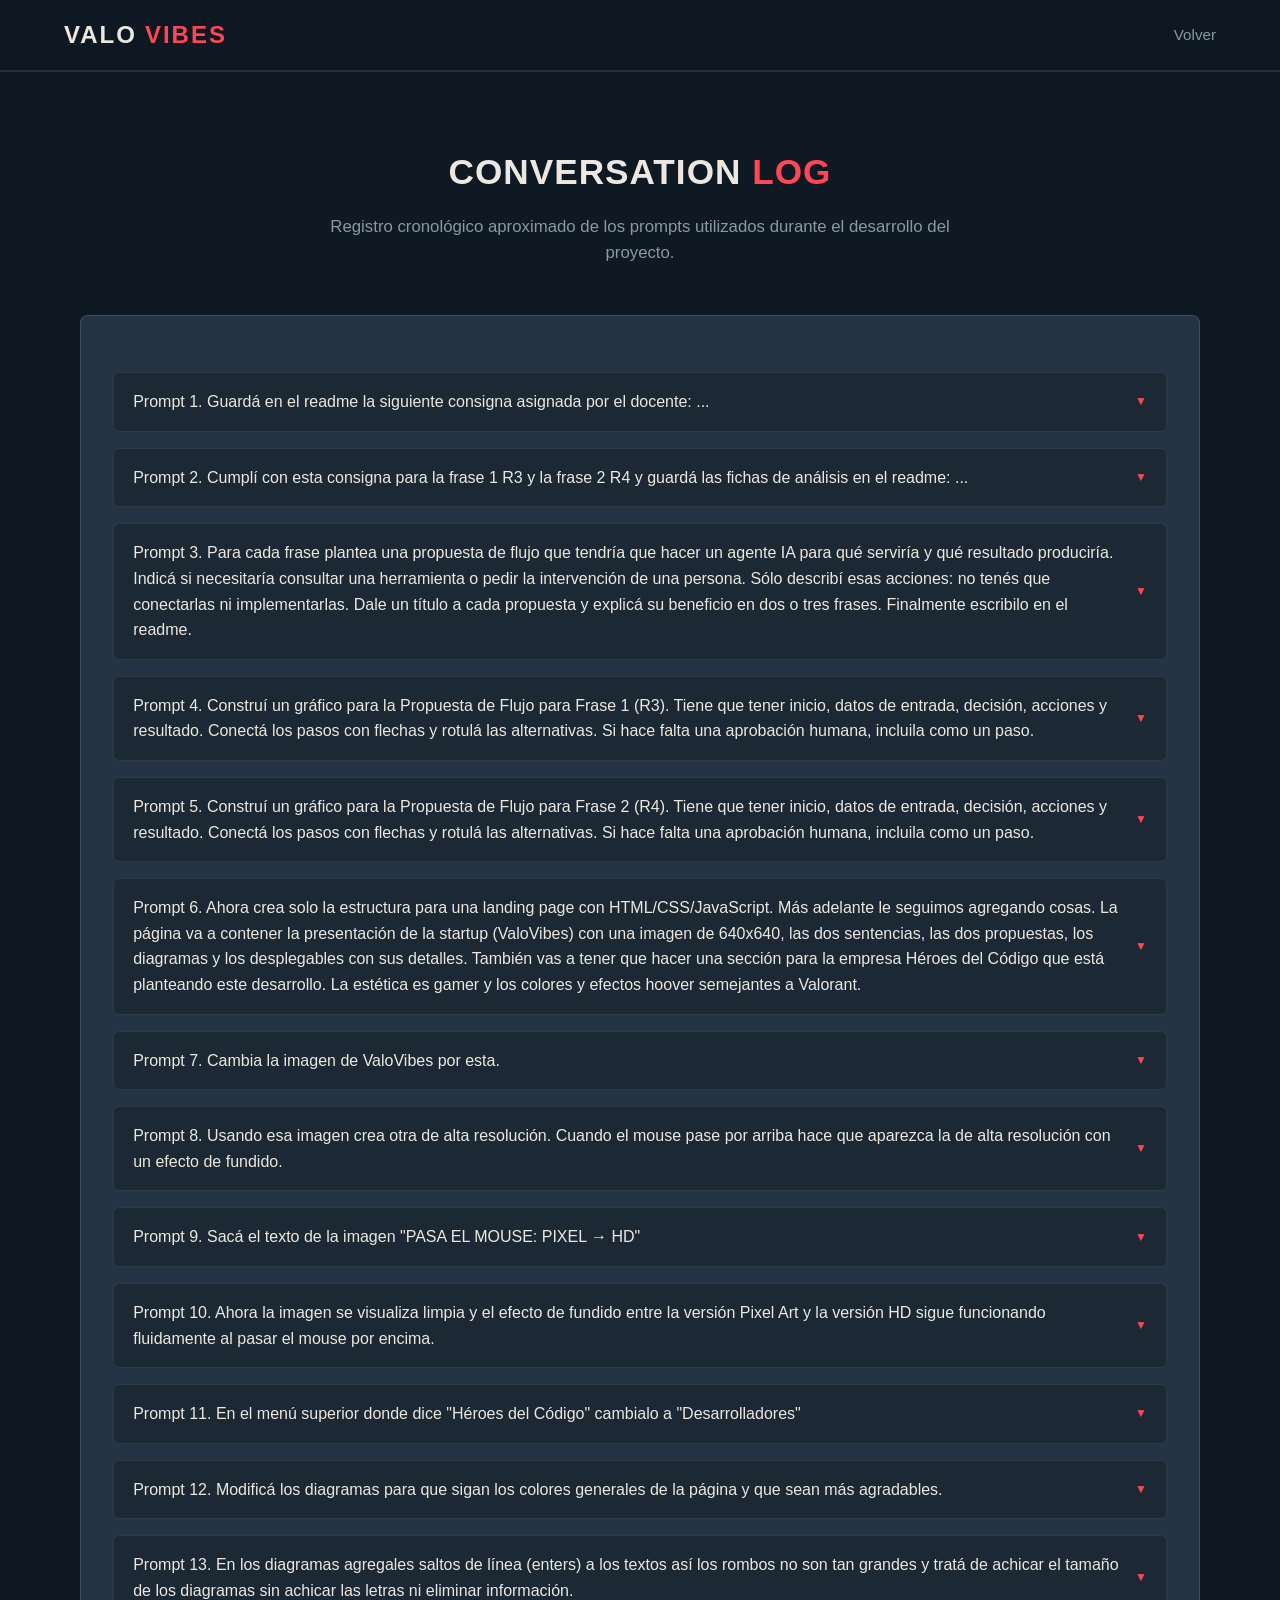
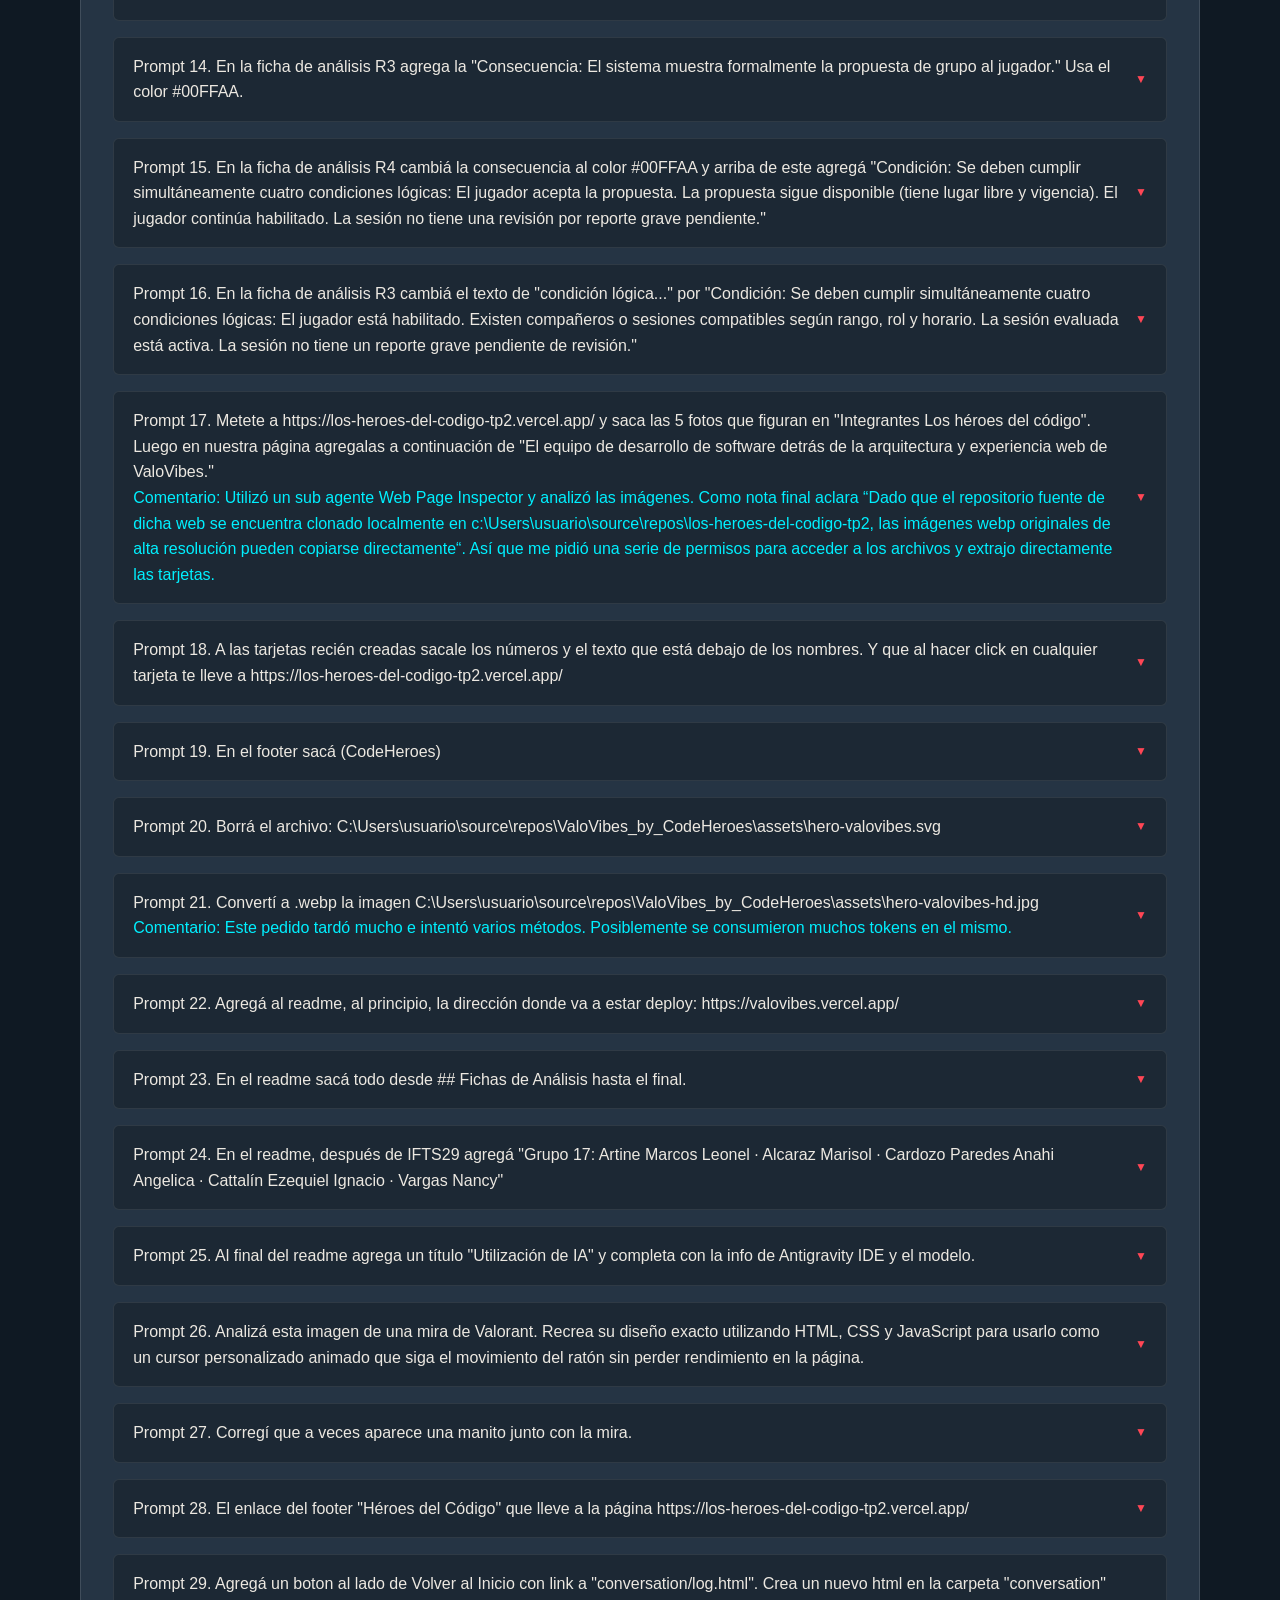
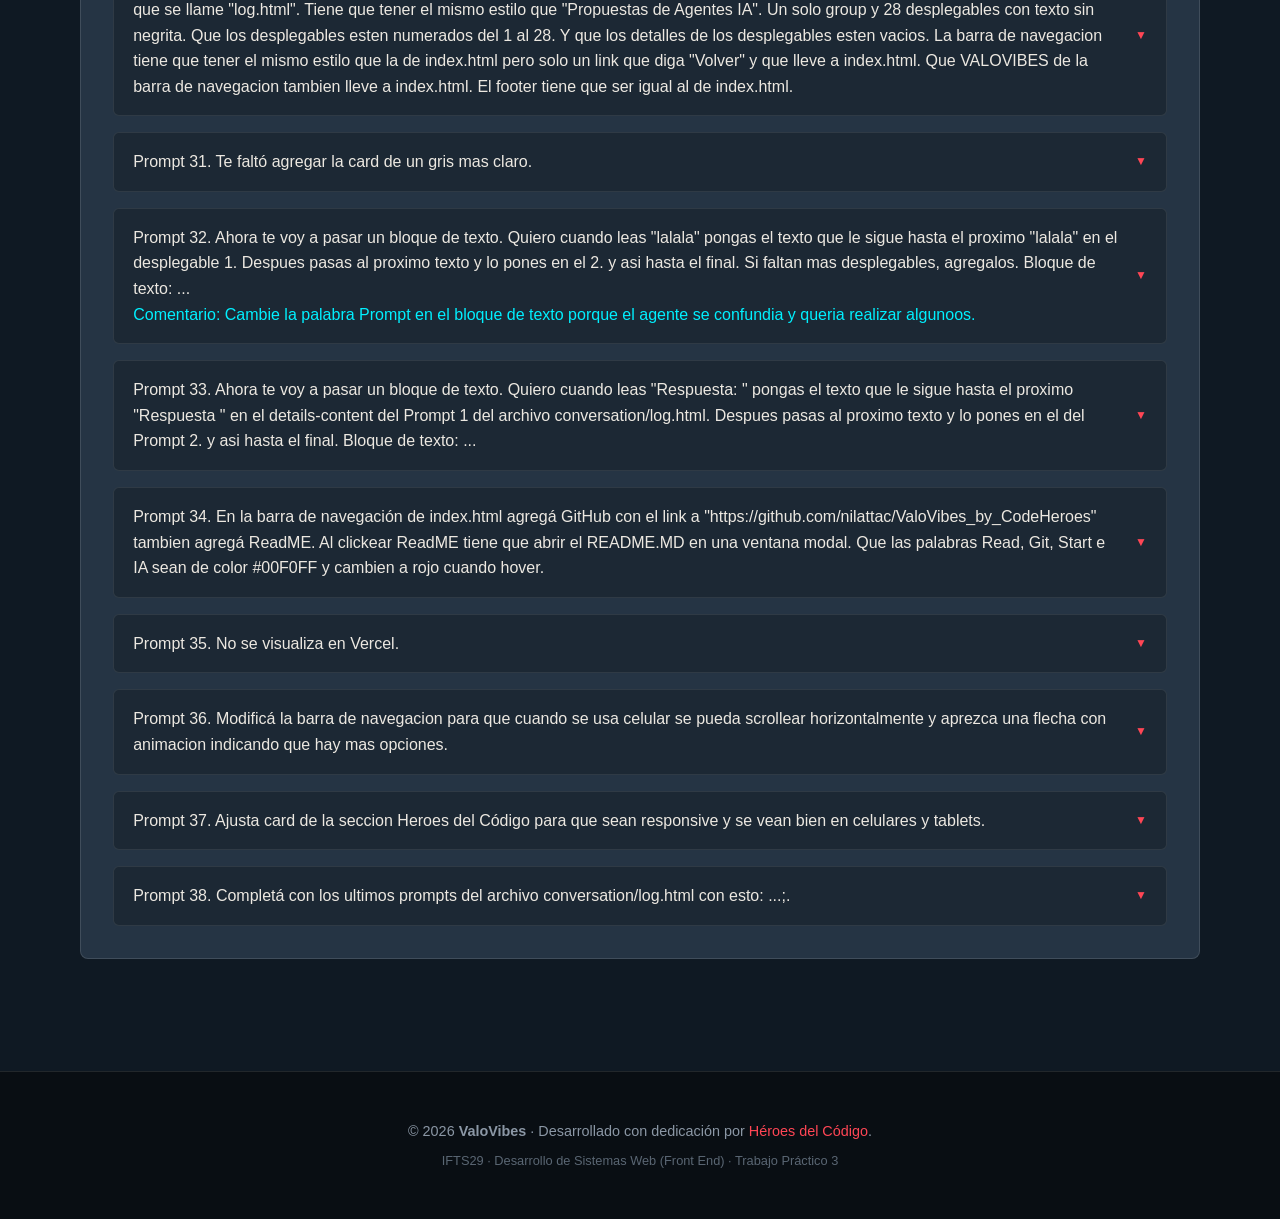
<file: conversation/log.html>
<!DOCTYPE html>
<html lang="es">


<head>
  <meta charset="UTF-8">
  <meta name="viewport" content="width=device-width, initial-scale=1.0">
  <title>ValoVibes · Conversation Log | By Héroes del Código</title>


  <!-- CSS Stylesheet -->
  <link rel="stylesheet" href="../css/styles.css">


</head>


<body>


  <!-- Mira personalizada de Valorant (Custom Crosshair) -->
  <div id="valorant-crosshair" class="valorant-crosshair" aria-hidden="true">
    <div class="crosshair-line crosshair-top"></div>
    <div class="crosshair-line crosshair-right"></div>
    <div class="crosshair-line crosshair-bottom"></div>
    <div class="crosshair-line crosshair-left"></div>
  </div>


  <!-- Encabezado y Navegación -->
  <header class="header">
    <div class="container navbar">
      <a href="../index.html" class="brand">VALO<span>VIBES</span></a>
      <ul class="nav-links">
        <li><a href="../index.html">Volver</a></li>
      </ul>
    </div>
  </header>


  <!-- Conversation Log -->
  <section id="conversation-log" class="section">
    <div class="container">
      <div class="section-header">
        <h2 class="section-title">Conversation <span>Log</span></h2>
        <p class="section-subtitle">Registro cronológico aproximado de los prompts utilizados durante el desarrollo del proyecto.
        </p>
      </div>


      <article class="log-card">
        <div class="details-group">


          <details class="custom-details">
            <summary class="custom-summary prompt">Prompt 1. Guardá en el readme la siguiente consigna asignada por el docente: ...
            </summary>
            <div class="details-content">
              <p><strong>Respuesta:</strong> He guardado la consigna en el archivo README.md.</p>
            </div>
          </details>


          <details class="custom-details">
            <summary class="custom-summary prompt">Prompt 2. Cumplí con esta consigna para la frase 1 R3 y la frase 2 R4 y
              guardá las fichas de análisis en el readme: ...</summary>
            <div class="details-content">
              <p><strong>Respuesta:</strong> He guardado las fichas de análisis de las frases 1 (R3) y 2 (R4) en el
                archivo README.md.</p>
              <p>Para la Frase 1 (R3) de ValoVibes (Bloque: S12-B - Invitaciones) queda desarmado de la siguiente
                manera:</p>
              <p><strong>Ficha de análisis: Frase 1 (R3)</strong></p>
              <p><strong>Sentencia original:</strong> «Si un jugador sigue habilitado y hay compañeros compatibles con
                su rango, rol y horario en una sesión sin revisión por reporte grave pendiente, el sistema le muestra
                una propuesta de grupo.»</p>
              <p><strong>Datos necesarios:</strong></p>
              <ul>
                <li>Estado de habilitación del jugador (si sigue habilitado / sin sanciones activas).</li>
                <li>Filtros de compatibilidad del jugador: rango, rol y horario.</li>
                <li>Listado de sesiones disponibles y activas.</li>
                <li>Estado de revisión de cada sesión (verificar que no tenga un reporte grave pendiente).</li>
              </ul>
              <p><strong>Condición:</strong> Se deben cumplir simultáneamente cuatro condiciones lógicas:</p>
              <ul>
                <li>El jugador está habilitado.</li>
                <li>Existen compañeros o sesiones compatibles según rango, rol y horario.</li>
                <li>La sesión evaluada está activa.</li>
                <li>La sesión no tiene un reporte grave pendiente de revisión.</li>
              </ul>
              <p><strong>Consecuencia:</strong> El sistema muestra formalmente la propuesta de grupo al jugador.</p>
              <hr>
              <p>Para la Frase 2 (R4) de ValoVibes (Bloque: S12-B - Invitaciones) queda desarmado de la siguiente
                manera:</p>
              <p><strong>Ficha de análisis: Frase 2 (R4)</strong></p>
              <p><strong>Sentencia original:</strong> «Si el jugador acepta una propuesta que sigue disponible, continúa
                habilitado y la sesión no tiene una revisión por reporte grave pendiente, el sistema reserva su lugar,
                confirma su incorporación y muestra la información para unirse.»</p>
              <p><strong>Datos necesarios:</strong></p>
              <ul>
                <li>Confirmación de aceptación del jugador sobre la propuesta de grupo.</li>
                <li>Estado de disponibilidad de la propuesta / cupo en la sesión.</li>
                <li>Estado de habilitación actual del jugador (que continúe habilitado / sin sanciones).</li>
                <li>Estado de moderación de la sesión (verificar que no tenga un reporte grave pendiente de revisión).
                </li>
                <li>Datos de acceso de la sesión (código de sala, lobby, canal de voz o enlace para unirse).</li>
              </ul>
              <p><strong>Condición:</strong> Se deben cumplir simultáneamente cuatro condiciones lógicas:</p>
              <ul>
                <li>El jugador acepta la propuesta.</li>
                <li>La propuesta sigue disponible (tiene lugar libre y vigencia).</li>
                <li>El jugador continúa habilitado.</li>
                <li>La sesión no tiene una revisión por reporte grave pendiente.</li>
              </ul>
              <p><strong>Consecuencia:</strong> El sistema ejecuta tres acciones consecutivas:</p>
              <ul>
                <li>Reserva su lugar en la sesión.</li>
                <li>Confirma formalmente su incorporación.</li>
                <li>Muestra la información necesaria para que pueda unirse.</li>
              </ul>
            </div>
          </details>


          <details class="custom-details">
            <summary class="custom-summary prompt">Prompt 3. Para cada frase plantea una propuesta de flujo que tendría que
              hacer un agente IA para qué serviría y qué resultado produciría. Indicá si necesitaría consultar una
              herramienta o pedir la intervención de una persona. Sólo describí esas acciones: no tenés que conectarlas
              ni implementarlas. Dale un título a cada propuesta y explicá su beneficio en dos o tres frases. Finalmente
              escribilo en el readme.</summary>
            <div class="details-content">
              <p><strong>Respuesta:</strong> He añadido las propuestas de flujo para los agentes de IA de cada frase en
                el archivo README.md.</p>
              <p><strong>Resumen de las propuestas incorporadas:</strong></p>
              <p><strong>Frase 1 (R3): Agente de Emparejamiento y Generación de Propuestas de Escuadra</strong></p>
              <ul>
                <li><strong>Beneficio:</strong> Automatiza la búsqueda de compañeros compatibles reduciendo tiempos de
                  espera y frustraciones, asegurando grupos seguros y equilibrados según las normas de convivencia de
                  Valorant.</li>
                <li><strong>Flujo:</strong> Verifica habilitación de la cuenta → evalúa rango, rol y horario → busca
                  sesiones activas compatibles → audita ausencia de reportes graves pendientes → presenta la propuesta
                  interactiva.</li>
                <li><strong>Herramientas / Intervención:</strong> Consulta bases de datos de usuarios, motor de
                  emparejamiento y moderación; requiere moderador humano solo si un reporte grave pendiente exige
                  resolución manual.</li>
              </ul>
              <p><strong>Frase 2 (R4): Agente de Confirmación, Reserva e Incorporación a la Sesión</strong></p>
              <ul>
                <li><strong>Beneficio:</strong> Garantiza una incorporación inmediata, atómica y segura desde la
                  aceptación de la invitación, evitando colisiones de cupos y entregando los accesos a la partida sin
                  demoras.</li>
                <li><strong>Flujo:</strong> Captura la aceptación → verifica cupo y disponibilidad → revalida
                  habilitación del jugador → revalida ausencia de reportes en la sesión → reserva cupo → confirma
                  incorporación → despliega credenciales y datos de acceso.</li>
                <li><strong>Herramientas / Intervención:</strong> Consulta servicios de reservas, autenticación de
                  usuarios, auditoría y API de salas/lobby; intervención humana únicamente ante excepciones de colisión
                  o bloqueos preventivos de última hora.</li>
              </ul>
            </div>
          </details>


          <details class="custom-details">
            <summary class="custom-summary prompt">Prompt 4. Construí un gráfico para la Propuesta de Flujo para Frase 1 (R3).
              Tiene que tener inicio, datos de entrada, decisión, acciones y resultado. Conectá los pasos con flechas y
              rotulá las alternativas. Si hace falta una aprobación humana, incluila como un paso.</summary>
            <div class="details-content">
              <p><strong>Respuesta:</strong> Aquí tienes el diagrama de flujo correspondiente a la Propuesta de Flujo
                para la Frase 1 (R3), estructurado con todos los elementos solicitados y añadido a README.md.</p>
              <p><strong>Diagrama de Flujo (Mermaid)</strong></p>
              <p><strong>Componentes del Flujo</strong></p>
              <p><strong>Inicio:</strong> Se dispara la solicitud o proceso de búsqueda de escuadra para el jugador.</p>
              <p><strong>Datos de entrada:</strong> Identificador del jugador, rango competitivo, rol de agente
                preferido y disponibilidad horaria.</p>
              <p><strong>Decisiones y alternativas:</strong></p>
              <ul>
                <li>¿El jugador sigue habilitado?: ramifica hacia el bloqueo/fin (No) o hacia la búsqueda (Sí).</li>
                <li>¿Existen compañeros o sesiones compatibles?: ramifica hacia aviso de espera (No) o auditoría de
                  sesión (Sí).</li>
                <li>¿Tiene reporte grave pendiente?: ramifica hacia la generación directa de la propuesta (No) o hacia
                  la revisión humana (Sí).</li>
                <li>¿Moderador aprueba la sesión?: ramifica hacia el descarte de la sesión (No) o hacia la propuesta
                  (Sí).</li>
              </ul>
              <p><strong>Acciones:</strong></p>
              <ul>
                <li>Consulta al motor de compatibilidad con filtros (rango, rol, horario).</li>
                <li>Consulta al servicio de moderación de la sesión candidata.</li>
                <li>Descarte de sesión conflictiva para evaluar las demás disponibles.</li>
                <li>Estructuración de la propuesta de grupo personalizada.</li>
              </ul>
              <p><strong>Aprobación / Intervención humana:</strong> El moderador humano revisa el reporte grave
                pendiente y dictamina si la sesión se habilita o se sanciona/bloquea.</p>
              <p><strong>Resultado:</strong> Se muestra formalmente la tarjeta interactiva de propuesta de grupo en la
                interfaz del jugador.</p>
            </div>
          </details>


          <details class="custom-details">
            <summary class="custom-summary prompt">Prompt 5. Construí un gráfico para la Propuesta de Flujo para Frase 2 (R4).
              Tiene que tener inicio, datos de entrada, decisión, acciones y resultado. Conectá los pasos con flechas y
              rotulá las alternativas. Si hace falta una aprobación humana, incluila como un paso.</summary>
            <div class="details-content">
              <p><strong>Respuesta:</strong> Aquí tienes el diagrama de flujo correspondiente a la Propuesta de Flujo
                para la Frase 2 (R4), incorporado también en README.md.</p>
              <p><strong>Diagrama de Flujo (Mermaid)</strong></p>
              <p><strong>Componentes del Flujo</strong></p>
              <p><strong>Inicio:</strong> El jugador interactúa con la interfaz y hace clic en «Aceptar propuesta».</p>
              <p><strong>Datos de entrada:</strong> Identificador del jugador, ID de la propuesta y sesión, token/estado
                actual y datos de acceso a la sala.</p>
              <p><strong>Decisiones y alternativas:</strong></p>
              <ul>
                <li>¿La propuesta sigue disponible?: ramifica hacia aviso de cupo agotado o expirado (No) o continúa a
                  validar jugador (Sí).</li>
                <li>¿El jugador continúa habilitado?: ramifica hacia el bloqueo/fin por sanción reciente (No) o continúa
                  a la auditoría (Sí).</li>
                <li>¿Tiene reporte grave pendiente?: ramifica directo a la reserva (No) o requiere intervención humana
                  (Sí).</li>
                <li>¿Moderador aprueba la sesión?: cancela la unión por sesión no apta (No) o desbloquea la reserva
                  (Sí).</li>
              </ul>
              <p><strong>Acciones consecutivas (regla R4):</strong></p>
              <ul>
                <li>Acción 1: Reserva atómica del lugar en la sesión.</li>
                <li>Acción 2: Confirmación formal de la incorporación en el sistema.</li>
                <li>Acción 3: Generación y despliegue de las credenciales (enlace, lobby, canal de voz).</li>
              </ul>
              <p><strong>Aprobación / Intervención humana:</strong> El moderador interviene si la sesión entró en
                revisión por denuncia grave justo antes de confirmar, validando si se desestima o se bloquea.</p>
              <p><strong>Resultado:</strong> Confirmación exitosa y visualización de la información para unirse a la
                partida.</p>
            </div>
          </details>


          <details class="custom-details">
            <summary class="custom-summary prompt">Prompt 6. Ahora crea solo la estructura para una landing page con
              HTML/CSS/JavaScript. Más adelante le seguimos agregando cosas. La página va a contener la presentación de
              la startup (ValoVibes) con una imagen de 640x640, las dos sentencias, las dos propuestas, los diagramas y
              los desplegables con sus detalles. También vas a tener que hacer una sección para la empresa Héroes del
              Código que está planteando este desarrollo. La estética es gamer y los colores y efectos hoover semejantes
              a Valorant.</summary>
            <div class="details-content">
              <p><strong>Respuesta:</strong> He creado la estructura base y funcional para la landing page del proyecto
                utilizando HTML5, CSS3 y JavaScript moderno:</p>
              <p><strong>Archivos Creados:</strong></p>
              <ul>
                <li><strong>index.html:</strong> Documento principal con la estructura semántica completa:
                  <ul>
                    <li>Hero / Presentación de ValoVibes: Encabezado, propuesta de valor de la startup y la imagen
                      requerida en proporción 640x640.</li>
                    <li>Sección de Sentencias: Tarjetas con las citas textuales de las reglas R3 y R4 del bloque de
                      invitaciones.</li>
                    <li>Sección de Propuestas: Arquitectura de los dos agentes de IA propuestos, títulos y beneficios.
                    </li>
                    <li>Desplegables (&lt;details&gt; / &lt;summary&gt;): Fichas de análisis detalladas, flujo de
                      acciones paso a paso, utilidades, resultados y descripción de consultas a herramientas /
                      intervenciones humanas.</li>
                    <li>Sección de Diagramas: Contenedores con sintaxis Mermaid para la visualización de los flujos de
                      las Frases 1 y 2.</li>
                    <li>Sección de Héroes del Código: Presentación de la empresa/equipo de desarrollo (IFTS29), misión y
                      métricas del proyecto.</li>
                  </ul>
                </li>
                <li><strong>css/styles.css:</strong> Hoja de estilos con estética gamer inspirada en Valorant (modo
                  oscuro, acentos en rojo táctico y cian, diseño responsive, tarjetas y animaciones para los
                  desplegables).</li>
                <li><strong>js/main.js:</strong> Lógica de inicialización de Mermaid.js con tema oscuro, navegación con
                  desplazamiento suave y manejo de eventos.</li>
                <li><strong>assets/hero-valovibes.svg:</strong> Gráfico vectorial temático de 640x640 con los emblemas
                  de matchmaking, rango y escuadra de ValoVibes.</li>
              </ul>
              <p>Puedes abrir index.html directamente en tu navegador (o mediante extensiones como Live Server) para
                visualizar la landing page completa con los desplegables interactivos y los diagramas renderizados.</p>
            </div>
          </details>


          <details class="custom-details">
            <summary class="custom-summary prompt">Prompt 7. Cambia la imagen de ValoVibes por esta.</summary>
            <div class="details-content">
              <p><strong>Respuesta:</strong> He actualizado la imagen principal de la startup en la landing page:</p>
              <ul>
                <li>Guardé la imagen suministrada en assets/hero-valovibes.webp.</li>
                <li>Modifiqué la etiqueta &lt;img&gt; en index.html para enlazar la nueva imagen.</li>
                <li>Agregué la propiedad CSS image-rendering: pixelated; en css/styles.css para asegurar que el arte
                  pixelado del osito gamer se visualice completamente nítido en cualquier resolución.</li>
              </ul>
            </div>
          </details>


          <details class="custom-details">
            <summary class="custom-summary prompt">Prompt 8. Usando esa imagen crea otra de alta resolución. Cuando el mouse
              pase por arriba hace que aparezca la de alta resolución con un efecto de fundido.</summary>
            <div class="details-content">
              <p><strong>Respuesta:</strong> Estoy generando la versión en alta resolución del osito de ValoVibes con el
                agente generador de imágenes. En cuanto esté lista, aplicaré la imagen y configuraré el efecto de
                fundido (cross-fade) interactivo al pasar el mouse.</p>
              <p>¡Listo! He generado la versión en alta resolución y configurado el efecto de fundido (cross-fade):</p>
              <ul>
                <li><strong>Generación en Alta Resolución:</strong> Se creó una versión en 3D/arte digital
                  cinematográfico del osito de ValoVibes con auriculares de neón, armadura táctica y arma de asalto,
                  guardada en assets/hero-valovibes-hd.jpg.</li>
                <li><strong>Estructura HTML (index.html):</strong> Se implementó un contenedor .hero-image-container que
                  superpone ambas imágenes (pixel art y HD) junto con una etiqueta indicativa.</li>
                <li><strong>Efecto de Fundido CSS (css/styles.css):</strong>
                  <ul>
                    <li>Por defecto se muestra la versión Pixel Art con image-rendering: pixelated;.</li>
                    <li>Al pasar el cursor (:hover), la versión en Alta Resolución aparece suavemente con una transición
                      de opacidad y escala cinematográfica (transition: opacity 0.6s, transform 0.6s), mientras el borde
                      se ilumina en cian táctico.</li>
                  </ul>
                </li>
              </ul>
            </div>
          </details>


          <details class="custom-details">
            <summary class="custom-summary prompt">Prompt 9. Sacá el texto de la imagen &quot;PASA EL MOUSE: PIXEL → HD&quot;
            </summary>
            <div class="details-content">
              <p><strong>Respuesta:</strong> He quitado el texto superpuesto sobre la imagen en index.html y limpié sus
                reglas asociadas en css/styles.css.</p>
            </div>
          </details>


          <details class="custom-details">
            <summary class="custom-summary prompt">Prompt 10. Ahora la imagen se visualiza limpia y el efecto de fundido entre
              la versión Pixel Art y la versión HD sigue funcionando fluidamente al pasar el mouse por encima.</summary>
            <div class="details-content">
              <p><strong>Respuesta:</strong> En "Sorteo S12-B · Videojuegos y Comunidades" dejá solo "Videojuegos y
                Comunidades"</p>
              <p>Listo, he actualizado la insignia de la sección de presentación en index.html: ahora muestra únicamente
                "Videojuegos y Comunidades".</p>
            </div>
          </details>


          <details class="custom-details">
            <summary class="custom-summary prompt">Prompt 11. En el menú superior donde dice &quot;Héroes del Código&quot;
              cambialo a &quot;Desarrolladores&quot;</summary>
            <div class="details-content">
              <p><strong>Respuesta:</strong> He actualizado el elemento del menú superior en index.html cambiando
                «Héroes del Código» por «Desarrolladores».</p>
            </div>
          </details>


          <details class="custom-details">
            <summary class="custom-summary prompt">Prompt 12. Modificá los diagramas para que sigan los colores generales de la
              página y que sean más agradables.</summary>
            <div class="details-content">
              <p><strong>Respuesta:</strong> He rediseñado y personalizado los diagramas de flujo para que sigan con
                exactitud la estética visual de la página:</p>
              <p><strong>Mejoras aplicadas:</strong></p>
              <p><strong>Jerarquía visual y paleta semántica (index.html y README.md):</strong></p>
              <ul>
                <li>Nodos de Inicio: Fondo oscuro con borde y texto en cian táctico (#00f0ff).</li>
                <li>Nodos de Datos de Entrada: Estilo pizarra suave (#172430) con bordes atenuados para no competir con
                  el flujo.</li>
                <li>Decisiones (rombos): Fondo oscuro con borde brillante en cian y tipografía nítida.</li>
                <li>Acciones: Formato tarjeta con bordes pizarra azulados y texto claro.</li>
                <li>Intervención Humana (Moderador): Acento distintivo en tono borgoña/rojo táctico (#ff4655) para
                  destacar de inmediato el paso de aprobación humana.</li>
                <li>Resultados de Éxito: Fondo verde oscuro con borde verde neón (#00ffaa).</li>
                <li>Resultados de Cancelación/Fin: Acento en rojo advertencia (#ff4655).</li>
              </ul>
              <p><strong>Estilos de contenedor y etiquetas (css/styles.css):</strong></p>
              <ul>
                <li>El contenedor ahora tiene un fondo radial oscuro (#15222d a #090e14) con borde cian iluminado y
                  efecto de profundidad interna.</li>
                <li>Las etiquetas de las flechas (Sí, No, alternativas) tienen formato de píldoras tácticas oscuras con
                  texto en cian.</li>
                <li>Los nodos tienen esquinas redondeadas y un efecto suave de iluminación / glow al pasar el mouse
                  (:hover).</li>
              </ul>
              <p><strong>Configuración de Mermaid (js/main.js):</strong></p>
              <ul>
                <li>Se configuró la tipografía del sistema (Segoe UI), curvas suaves en las líneas conectoras y flechas
                  en cian.</li>
              </ul>
            </div>
          </details>


          <details class="custom-details">
            <summary class="custom-summary prompt">Prompt 13. En los diagramas agregales saltos de línea (enters) a los textos
              así los rombos no son tan grandes y tratá de achicar el tamaño de los diagramas sin achicar las letras ni
              eliminar información.</summary>
            <div class="details-content">
              <p><strong>Respuesta:</strong> He optimizado los diagramas de flujo tanto en la web (index.html) como en
                la documentación (README.md):</p>
              <p><strong>Cambios realizados:</strong></p>
              <p><strong>Saltos de línea (&lt;br/&gt;):</strong></p>
              <ul>
                <li>Se dividieron los textos de los rombos de decisión (ej.: ¿El jugador sigue&lt;br/&gt;habilitado? o
                  ¿La propuesta sigue&lt;br/&gt;disponible?) y de las acciones en 2 o 3 líneas compactas, evitando que
                  la geometría del rombo se ensanche de forma desproporcionada.</li>
              </ul>
              <p><strong>Reducción de espaciado sin alterar el tamaño de letra (js/main.js):</strong></p>
              <ul>
                <li>Se ajustó el espaciado horizontal de nodos (nodeSpacing: 18) y el vertical entre niveles
                  (rankSpacing: 28).</li>
                <li>Se redujo el relleno interno (padding: 8px).</li>
              </ul>
              <p><strong>Contenedor centrado y compacto (css/styles.css):</strong></p>
              <ul>
                <li>Se acotó el ancho máximo del contenedor a 820px con margen automático centrado, logrando que los
                  gráficos tengan proporciones equilibradas y legibles sin desbordar la pantalla.</li>
              </ul>
            </div>
          </details>


          <details class="custom-details">
            <summary class="custom-summary prompt">Prompt 14. En la ficha de análisis R3 agrega la &quot;Consecuencia: El
              sistema muestra formalmente la propuesta de grupo al jugador.&quot; Usa el color #00FFAA.</summary>
            <div class="details-content">
              <p><strong>Respuesta:</strong> He agregado el bloque de Consecuencia en la Ficha de Análisis R3:</p>
              <ul>
                <li><strong>Estructura HTML (index.html):</strong> Se incorporó el bloque:
                  <pre><code>&lt;div class="highlight-box highlight-success"&gt;
  &lt;strong&gt;Consecuencia:&lt;/strong&gt; El sistema muestra formalmente la propuesta de grupo al jugador.
&lt;/div&gt;</code></pre>
                </li>
                <li><strong>Estilo CSS (css/styles.css):</strong> Se definió la clase .highlight-box.highlight-success
                  utilizando el color solicitado #00FFAA en el borde izquierdo de acento y en la etiqueta destacada,
                  junto con un fondo semitransparente suave acorde al diseño.</li>
              </ul>
            </div>
          </details>


          <details class="custom-details">
            <summary class="custom-summary prompt">Prompt 15. En la ficha de análisis R4 cambiá la consecuencia al color
              #00FFAA y arriba de este agregá &quot;Condición: Se deben cumplir simultáneamente cuatro condiciones
              lógicas: El jugador acepta la propuesta. La propuesta sigue disponible (tiene lugar libre y vigencia). El
              jugador continúa habilitado. La sesión no tiene una revisión por reporte grave pendiente.&quot;</summary>
            <div class="details-content">
              <p><strong>Respuesta:</strong> He actualizado la Ficha de Análisis R4 en index.html:</p>
              <ul>
                <li><strong>Bloque de Condición:</strong> Agregué arriba de la consecuencia el detalle de las cuatro
                  condiciones lógicas simultáneas:
                  <ul>
                    <li>El jugador acepta la propuesta.</li>
                    <li>La propuesta sigue disponible (tiene lugar libre y vigencia).</li>
                    <li>El jugador continúa habilitado.</li>
                    <li>La sesión no tiene una revisión por reporte grave pendiente.</li>
                  </ul>
                </li>
                <li><strong>Bloque de Consecuencia:</strong> Le apliqué la clase .highlight-box.highlight-success con el
                  color #00FFAA para mantener la consistencia visual con la regla R3.</li>
              </ul>
            </div>
          </details>


          <details class="custom-details">
            <summary class="custom-summary prompt">Prompt 16. En la ficha de análisis R3 cambiá el texto de &quot;condición
              lógica...&quot; por &quot;Condición: Se deben cumplir simultáneamente cuatro condiciones lógicas: El
              jugador está habilitado. Existen compañeros o sesiones compatibles según rango, rol y horario. La sesión
              evaluada está activa. La sesión no tiene un reporte grave pendiente de revisión.&quot;</summary>
            <div class="details-content">
              <p><strong>Respuesta:</strong> He actualizado el bloque de Condición en la Ficha de Análisis R3 en
                index.html:</p>
              <pre><code>&lt;div class="highlight-box"&gt;
  &lt;strong&gt;Condición:&lt;/strong&gt; Se deben cumplir simultáneamente cuatro condiciones lógicas:
  &lt;ul&gt;
    &lt;li&gt;El jugador está habilitado.&lt;/li&gt;
    &lt;li&gt;Existen compañeros o sesiones compatibles según rango, rol y horario.&lt;/li&gt;
    &lt;li&gt;La sesión evaluada está activa.&lt;/li&gt;
    &lt;li&gt;La sesión no tiene un reporte grave pendiente de revisión.&lt;/li&gt;
  &lt;/ul&gt;
&lt;/div&gt;</code></pre>
              <p>Ahora ambas fichas (R3 y R4) cuentan con el mismo formato, estructura y nivel de detalle.</p>
            </div>
          </details>


          <details class="custom-details">
            <summary class="custom-summary prompt">
              <div>Prompt 17. Metete a https://los-heroes-del-codigo-tp2.vercel.app/ y saca las
                5 fotos que figuran en &quot;Integrantes Los héroes del código&quot;. Luego en nuestra página agregalas
                a
                continuación de &quot;El equipo de desarrollo de software detrás de la arquitectura y experiencia web de
                ValoVibes.&quot;<br>
                <font color="#00F0FF">Comentario: Utilizó un sub agente Web Page Inspector y analizó
                  las imágenes. Como nota
                  final aclara “Dado que el repositorio fuente de dicha web se encuentra clonado localmente en
                  c:\Users\usuario\source\repos\los-heroes-del-codigo-tp2, las imágenes webp originales de alta
                  resolución
                  pueden copiarse directamente“. Así que me pidió una serie de permisos para acceder a los archivos y
                  extrajo directamente las tarjetas.</font>
              </div>
            </summary>
            <div class="details-content">
              <p><strong>Respuesta:</strong> Estoy navegando a https://los-heroes-del-codigo-tp2.vercel.app/ con el
                agente de navegación para extraer las 5 fotos e información de los integrantes de "Los héroes del
                código". En cuanto obtenga los datos, los incorporaré a la sección correspondiente de la página.</p>
              <p>He extraído las 5 fotos oficiales del equipo desde la web y las incorporé a la sección de Héroes del
                Código:</p>
              <p><strong>Integrantes Añadidos:</strong></p>
              <ul>
                <li>#01 Marisol Alcaraz · Desarrolladora Full Stack (assets/team/marisol.webp)</li>
                <li>#02 Marcos Artine · Desarrollador de Software (assets/team/marcos.webp)</li>
                <li>#03 Anahi Cardozo · Desarrolladora Frontend &amp; UI (assets/team/anahi.webp)</li>
                <li>#04 Ezequiel Cattalín · Development &amp; Ingeniero Civil (assets/team/ezequiel.webp)</li>
                <li>#05 Nancy Vargas · Tecnología &amp; Automatización (assets/team/nancy.webp)</li>
              </ul>
              <p><strong>Cambios en el Proyecto:</strong></p>
              <ul>
                <li><strong>Estructura HTML (index.html):</strong> Se añadió la grilla interactiva .team-grid
                  inmediatamente después de la frase "El equipo de desarrollo de software detrás de la arquitectura y
                  experiencia web de ValoVibes."</li>
                <li><strong>Estilos CSS (css/styles.css):</strong> Tarjetas con estética gamer/superhéroe, iluminación
                  en rojo táctico al pasar el cursor (:hover), efecto de zoom sutil en las imágenes y disposición
                  responsive adaptable a pantallas móviles y de escritorio.</li>
              </ul>
            </div>
          </details>


          <details class="custom-details">
            <summary class="custom-summary prompt">Prompt 18. A las tarjetas recién creadas sacale los números y el texto que
              está debajo de los nombres. Y que al hacer click en cualquier tarjeta te lleve a
              https://los-heroes-del-codigo-tp2.vercel.app/</summary>
            <div class="details-content">
              <p><strong>Respuesta:</strong> He actualizado las tarjetas de los integrantes en index.html y
                css/styles.css:</p>
              <ul>
                <li><strong>Eliminación de números y textos inferiores:</strong> Se quitaron los identificadores (#01,
                  #02, etc.) y las descripciones de roles, dejando un diseño limpio centrado en la foto de superhéroe y
                  el nombre de cada integrante.</li>
                <li><strong>Enlace interactivo:</strong> Cada tarjeta es ahora un enlace &lt;a&gt; cliqueable que abre
                  directamente https://los-heroes-del-codigo-tp2.vercel.app/ en una nueva pestaña (target="_blank").
                </li>
                <li><strong>Efecto Hover:</strong> Al posar el mouse sobre cualquier tarjeta, la imagen realiza un
                  ligero zoom y el nombre se resalta en el rojo táctico de ValoVibes.</li>
              </ul>
            </div>
          </details>


          <details class="custom-details">
            <summary class="custom-summary prompt">Prompt 19. En el footer sacá (CodeHeroes)</summary>
            <div class="details-content">
              <p><strong>Respuesta:</strong> He actualizado el pie de página en index.html quitando (CodeHeroes). Ahora
                dice:</p>
              <p>© 2026 ValoVibes · Desarrollado con dedicación por Héroes del Código.</p>
            </div>
          </details>


          <details class="custom-details">
            <summary class="custom-summary prompt">Prompt 20. Borrá el archivo:
              C:\Users\usuario\source\repos\ValoVibes_by_CodeHeroes\assets\hero-valovibes.svg</summary>
            <div class="details-content">
              <p><strong>Respuesta:</strong> El archivo hero-valovibes.svg ha sido eliminado correctamente del
                directorio assets.</p>
            </div>
          </details>


          <details class="custom-details">
            <summary class="custom-summary prompt">
              <div>Prompt 21. Convertí a .webp la imagen
                C:\Users\usuario\source\repos\ValoVibes_by_CodeHeroes\assets\hero-valovibes-hd.jpg
                <br>
                <font color="#00F0FF"> Comentario: Este
                  pedido tardó mucho e intentó varios métodos. Posiblemente se consumieron muchos tokens
                  en el mismo.</font>
              </div>
            </summary>
            <div class="details-content">
              <p><strong>Respuesta:</strong> Pasos desagregados</p>
              <ol>
                <li>Intenta usar Python Pillow ❌.</li>
                <li>Revisa que esté instalado node ✔️, ffmpeg ❌ y magick ❌.</li>
                <li>Analiza el package.json</li>
                <li>Prueba si cwebp está instalado ❌.</li>
                <li>Revisa que esté instalado Python ❌.</li>
                <li>Quiere usar sharp-cli pero se equivoca en el comando ❌</li>
                <li>Revisa la versión de npm.</li>
                <li>Quiere usar el mismo comando pero desde cmd ❌.</li>
                <li>Corrige el comando y ejecuta desde cmd ✔️.</li>
                <li>Analiza la imagen.</li>
                <li>Analiza el index.html</li>
                <li>Edita el index.html</li>
                <li>Borra la JPG anterior.</li>
              </ol>
              <p>Estoy ejecutando la conversión de la imagen hero-valovibes-hd.jpg a formato .webp. En breve te confirmo
                en cuanto finalice el proceso.</p>
              <p>He convertido la imagen a formato WebP:</p>
              <ul>
                <li><strong>Archivo generado:</strong> assets/hero-valovibes-hd.webp.</li>
                <li><strong>Actualización de la página:</strong> Se actualizó la referencia en index.html para vincular
                  directamente la nueva versión .webp en el efecto de fundido.</li>
                <li><strong>Limpieza:</strong> Se eliminó el archivo .jpg anterior para mantener optimizado el
                  repositorio.</li>
              </ul>
            </div>
          </details>


          <details class="custom-details">
            <summary class="custom-summary prompt">Prompt 22. Agregá al readme, al principio, la dirección donde va a estar
              deploy: https://valovibes.vercel.app/</summary>
            <div class="details-content">
              <p><strong>Respuesta:</strong> He agregado el enlace del despliegue al principio de README.md:</p>
              <p>🌐 Deploy oficial: https://valovibes.vercel.app/</p>
            </div>
          </details>


          <details class="custom-details">
            <summary class="custom-summary prompt">Prompt 23. En el readme sacá todo desde ## Fichas de Análisis hasta el
              final.</summary>
            <div class="details-content">
              <p><strong>Respuesta:</strong> He actualizado README.md, eliminando la sección ## Fichas de Análisis y
                todo el contenido posterior.</p>
              <p>El archivo ahora conserva únicamente el encabezado con el enlace al deploy, el contexto de la materia y
                la consigna docente con las frases R3 y R4.</p>
            </div>
          </details>


          <details class="custom-details">
            <summary class="custom-summary prompt">Prompt 24. En el readme, después de IFTS29 agregá &quot;Grupo 17: Artine
              Marcos Leonel · Alcaraz Marisol · Cardozo Paredes Anahi Angelica · Cattalín Ezequiel Ignacio · Vargas
              Nancy&quot;</summary>
            <div class="details-content">
              <p><strong>Respuesta:</strong> He agregado los integrantes del Grupo 17 en README.md a continuación de la
                mención del IFTS29:</p>
              <p><strong>Grupo 17:</strong></p>
              <ul>
                <li>Artine Marcos Leonel</li>
                <li>Alcaraz Marisol</li>
                <li>Cardozo Paredes Anahi Angelica</li>
                <li>Cattalín Ezequiel Ignacio</li>
                <li>Vargas Nancy</li>
              </ul>
            </div>
          </details>


          <details class="custom-details">
            <summary class="custom-summary prompt">Prompt 25. Al final del readme agrega un título &quot;Utilización de
              IA&quot; y completa con la info de Antigravity IDE y el modelo.</summary>
            <div class="details-content">
              <p><strong>Respuesta:</strong> He agregado la sección «Utilización de IA» al final de README.md:</p>
              <p><strong>Utilización de IA</strong></p>
              <ul>
                <li><strong>Entorno de desarrollo agéntico:</strong> Google Antigravity IDE</li>
                <li><strong>Modelo de inteligencia artificial:</strong> Gemini 3.8 Flash</li>
              </ul>
              <p><strong>Alcance de la asistencia con IA:</strong></p>
              <ul>
                <li><strong>Análisis y Especificación de Reglas:</strong> Desglose lógico de las sentencias asignadas
                  (Frases R3 y R4), identificando datos de entrada, condiciones concurrentes y consecuencias del
                  sistema.</li>
                <li><strong>Arquitectura de Agentes Autónomos:</strong> Propuesta de agentes inteligentes para
                  emparejamiento, verificación de moderación, reserva atómica de cupos y coordinación de invitaciones.
                </li>
                <li><strong>Modelado Visual y Diagramas:</strong> Creación y estilización temática de diagramas de flujo
                  interactivos con Mermaid.js.</li>
                <li><strong>Desarrollo Front-End:</strong> Maquetación semántica en HTML5, diseño responsivo y estética
                  gamer en CSS3, e interactividad con JavaScript.</li>
                <li><strong>Generación y Optimización de Activos:</strong> Generación de la mascota en alta resolución
                  con IA y optimización de imágenes en formato .webp.</li>
              </ul>
            </div>
          </details>


          <details class="custom-details">
            <summary class="custom-summary prompt">Prompt 26. Analizá esta imagen de una mira de Valorant. Recrea su diseño
              exacto utilizando HTML, CSS y JavaScript para usarlo como un cursor personalizado animado que siga el
              movimiento del ratón sin perder rendimiento en la página.</summary>
            <div class="details-content">
              <p><strong>Respuesta:</strong> Análisis de la Imagen de la Mira</p>
              <p><strong>Geometría y Estructura:</strong></p>
              <ul>
                <li>Compuesta por 4 líneas o cápsulas simétricas (superior, inferior, izquierda y derecha).</li>
                <li>Las cápsulas tienen esquinas ligeramente redondeadas (estilo píldora/rectángulo suave).</li>
                <li>Posee un espacio central vacío (center gap) de aproximadamente 8px, sin punto central (center dot),
                  permitiendo precisión visual en el centro del objetivo.</li>
              </ul>
              <p><strong>Paleta y Bordes:</strong></p>
              <ul>
                <li>Relleno interior: Blanco puro (#FFFFFF).</li>
                <li>Contorno exterior (outline): Borde negro sólido de 1.5px (#000000) con sombra sutil que garantiza
                  visibilidad y contraste sobre cualquier fondo (claro u oscuro).</li>
              </ul>
              <p><strong>Recreación e Implementación de Alto Rendimiento</strong></p>
              <p>Se implementó el cursor personalizado manteniendo 60 / 120+ FPS sin caídas de rendimiento:</p>
              <p><strong>Estructura HTML (index.html):</strong></p>
              <pre><code>&lt;div id="valorant-crosshair" class="valorant-crosshair" aria-hidden="true"&gt;
  &lt;div class="crosshair-line crosshair-top"&gt;&lt;/div&gt;
  &lt;div class="crosshair-line crosshair-right"&gt;&lt;/div&gt;
  &lt;div class="crosshair-line crosshair-bottom"&gt;&lt;/div&gt;
  &lt;div class="crosshair-line crosshair-left"&gt;&lt;/div&gt;
&lt;/div&gt;</code></pre>
              <p><strong>Estilos CSS Optimizados (css/styles.css):</strong></p>
              <ul>
                <li>Aceleración por GPU: Usa will-change: transform y contain: layout style.</li>
                <li>Sin interferencia en clicks: Cuenta con pointer-events: none para que no bloquee selecciones ni
                  eventos del mouse.</li>
                <li>Efecto Hover (Apuntado): Al posarse sobre botones, enlaces o tarjetas, la mira se expande sutilmente
                  y se ilumina en cian táctico (#00F0FF).</li>
                <li>Efecto Click (Disparo / Recoil): Al presionar el ratón, las líneas se contraen y emiten un destello
                  en rojo Valorant (#FF4655).</li>
                <li>Se activa únicamente en dispositivos con puntero fino (@media (pointer: fine)), preservando la
                  experiencia táctil en celulares.</li>
              </ul>
              <p><strong>Lógica JavaScript Fluida (js/main.js):</strong></p>
              <ul>
                <li>Emplea un listener pasivo ({ passive: true }) sobre mousemove.</li>
                <li>Actualiza la posición con requestAnimationFrame y traslación tridimensional translate3d(x, y, 0),
                  evitando recalcular el layout o reflow del DOM.</li>
              </ul>
            </div>
          </details>


          <details class="custom-details">
            <summary class="custom-summary prompt">Prompt 27. Corregí que a veces aparece una manito junto con la mira.
            </summary>
            <div class="details-content">
              <p><strong>Respuesta:</strong> He corregido el problema en css/styles.css aplicando la regla de ocultación
                a nivel universal:</p>
              <pre><code>@media (pointer: fine) {
  html, body, *, *::before, *::after {
    cursor: none !important;
  }
}</code></pre>
              <p>Ahora ningún elemento secundario (hijos dentro de enlaces, imágenes, botones, desplegables ni
                pseudo-elementos) volverá a mostrar la "manito" ni el cursor nativo del sistema, dejando visible
                exclusivamente la mira de Valorant.</p>
            </div>
          </details>


          <details class="custom-details">
            <summary class="custom-summary prompt">Prompt 28. El enlace del footer &quot;Héroes del Código&quot; que lleve a la
              página https://los-heroes-del-codigo-tp2.vercel.app/</summary>
            <div class="details-content">
              <p><strong>Respuesta:</strong> “Heroes del Código” es ahora un enlace que abre directamente
                https://los-heroes-del-codigo-tp2.vercel.app/ en una nueva pestaña (target="_blank").</p>
            </div>
          </details>


          <details class="custom-details">
            <summary class="custom-summary prompt">Prompt 29. Agregá un boton al lado de Volver al Inicio con link a "conversation/log.html". Crea un nuevo html en la carpeta "conversation" que se llame
              "log.html". Tiene que tener el mismo estilo que "Propuestas de Agentes IA". Un solo group
              y 28 desplegables con texto sin negrita. Que los desplegables esten numerados del 1 al 28. Y que los detalles de los desplegables esten vacios.
              La barra de navegacion tiene que tener el mismo estilo que la de index.html pero solo un link que diga "Volver" y que lleve a index.html. Que VALOVIBES de la barra de navegacion tambien lleve a index.html. El footer tiene que ser igual al de index.html.
            </summary>
            <div class="details-content">
              <p><strong>Respuesta:</strong> Voy a leer el index.html para ubicar el patrón de las secciones
                existentes.
                Listo. La sección Conversation Log fue añadida antes del footer en conversation/log.html con:
              <ul>
                <li>Mismo section.section + .container + .section-header que "Propuestas de Agentes IA"</li>
                <li>Un único div.details-group</li>
                <li>28 details.custom-details con summary.custom-summary prompt numerados del 1. al 28.</li>
                <li>Cada div.details-content vacío</li>
              </ul>
              </p>
            </div>
          </details>


          <details class="custom-details">
            <summary class="custom-summary prompt">Prompt 31. Te faltó agregar la card de un gris mas claro.
            </summary>
            <div class="details-content">
              <p><strong>Respuesta:</strong>Leo el CSS de .propuesta-card para entender el estilo exacto:
                <br>Listo. Los cambios:
              <ul>
                <li>log.html: el details-group está ahora envuelto en 'article class="log-card"'.</li>
                <li>css/styles.css: .log-card con background-color: #253444 (un tono gris azulado más claro que el
                  --bg-card: #1c2b38 de las demás cards), mismo border-radius, padding y border que .propuesta-card.
                </li>
              </ul>
              </p>
            </div>
          </details>


          <details class="custom-details">
            <summary class="custom-summary prompt">
              <div>Prompt 32. Ahora te voy a pasar un bloque de texto. Quiero cuando leas
                "lalala" pongas el texto que le sigue hasta el proximo "lalala" en el desplegable 1. Despues pasas al
                proximo texto y lo pones en el 2. y asi hasta el final. Si faltan mas desplegables, agregalos. Bloque de texto: ...
                <br>
                <font color="#00F0FF">Comentario: Cambie la palabra Prompt en el bloque de texto porque el agente se
                  confundia y queria realizar algunoos.</font>
              </div>
            </summary>
            <div class="details-content">
              <p><strong>Respuesta:</strong> Entendido. Voy a leer la sección actual del Conversation Log para hacer el
                reemplazo completo de los 31 desplegables de una sola vez.
                <br>Listo. Los 31 desplegables en conversation/log.html ahora tienen el texto del prompt correspondiente. Cada
                uno muestra el prompt visible como título del desplegable, y el details-content queda vacío para que lo
                completes cuando quieras.
              </p>
            </div>
          </details>


          <details class="custom-details">
            <summary class="custom-summary prompt">Prompt 33. Ahora te voy a pasar un bloque de texto. Quiero cuando leas
              "Respuesta: " pongas el texto que le sigue hasta el proximo "Respuesta " en el details-content del Prompt
              1 del archivo conversation/log.html. Despues pasas al proximo texto y lo pones en el del Prompt 2. y asi
              hasta el final. Bloque de texto: ...
            </summary>
            <div class="details-content">
              <p><strong>Respuesta:</strong>
                Listo. Los 31 details-content en conversation/log.html ahora tienen el texto de la respuesta correspondiente.
              </p>
            </div>
          </details>


          <details class="custom-details">
            <summary class="custom-summary prompt">Prompt 34. En la barra de navegación de index.html agregá GitHub con el link a "https://github.com/nilattac/ValoVibes_by_CodeHeroes" tambien agregá ReadME. Al clickear ReadME tiene que abrir el README.MD en una ventana modal. Que las palabras Read, Git, Start e IA sean de color #00F0FF y cambien a rojo cuando hover.
            </summary>
            <div class="details-content">
              <p><strong>Respuesta:</strong>
                Como el cursor de mira usa z-index: 999999, no conviene usar dialog con showModal(): queda en la “top layer” del navegador y taparía tu mira. Por eso armé el modal con un div, que respeta tu cursor.
              </p>
            </div>
          </details>


          <details class="custom-details">
            <summary class="custom-summary prompt">Prompt 35. No se visualiza en Vercel.
            </summary>
            <div class="details-content">
              <p><strong>Respuesta:</strong>
                Vercel no carga el README.md por estar en la carpeta raíz. Lo copie a assets/README.md y modifiqué el enlace del modal para que abra ese archivo. Ahora se visualiza correctamente en Vercel.
              </p>
            </div>
          </details>


          <details class="custom-details">
            <summary class="custom-summary prompt">Prompt 36. Modificá la barra de navegacion para que cuando se usa celular se pueda scrollear horizontalmente y aprezca una flecha con animacion indicando que hay mas opciones.
            </summary>
            <div class="details-content">
              <p><strong>Respuesta:</strong>
                Listo he modificado la barra de navegación para que sea scrollable horizontalmente en dispositivos móviles. También agregué una flecha animada que indica que hay más opciones disponibles al hacer scroll.
              </p>
            </div>
          </details>


          <details class="custom-details">
            <summary class="custom-summary prompt">Prompt 37. Ajusta card de la seccion Heroes del Código para que sean responsive y se vean bien en celulares y tablets.
            </summary>
            <div class="details-content">
              <p><strong>Respuesta:</strong>
                Listo, he ajustado las tarjetas de la sección "Héroes del Código" para que sean completamente responsive. Ahora se adaptan correctamente a diferentes tamaños de pantalla, incluyendo celulares y tablets, manteniendo una disposición estética y legible.
              </p>
            </div>
          </details>


          <details class="custom-details">
            <summary class="custom-summary prompt">Prompt 38. Completá con los ultimos prompts del archivo conversation/log.html con esto: ...;.
            </summary>
            <div class="details-content">
              <p><strong>Respuesta:</strong>
                Listo, he completado el archivo conversation/log.html con los últimos prompts y sus respectivas respuestas. Cada custom-summary ahora refleja el texto del prompt correspondiente, y cada details-content contiene la respuesta asociada, manteniendo la estructura y estilo consistentes con el resto de la página.
              </p>
            </div>
          </details>


        </div>
      </article>
    </div>
  </section>


  <!-- Pie de Página -->
  <footer class="footer">
    <div class="container">
      <p>© 2026 <strong>ValoVibes</strong> · Desarrollado con dedicación por <a
          href="https://los-heroes-del-codigo-tp2.vercel.app/" target="_blank" rel="noopener noreferrer">Héroes del
          Código</a>.</p>
      <p style="margin-top: 0.5rem; font-size: 0.8rem; color: #5a6673;">IFTS29 · Desarrollo de Sistemas Web (Front End)
        · Trabajo Práctico 3</p>
    </div>
  </footer>


  <!-- Script JS -->
  <script src="../js/main.js"></script>
</body>


</html>
</file>
<file: css/styles.css>
:root {
 --bg-primary: #0f1923;
 --bg-secondary: #172430;
 --bg-card: #1c2b38;
 --bg-card-hover: #223444;
 --accent-red: #ff4655;
 --accent-red-hover: #e03b49;
 --accent-cyan: #00f0ff;
 --text-main: #ece8e1;
 --text-muted: #8b97a5;
 --border-color: rgba(255, 255, 255, 0.1);
 --border-highlight: rgba(255, 70, 85, 0.4);
 --font-family: 'Segoe UI', -apple-system, BlinkMacSystemFont, Roboto, sans-serif;
 --transition: all 0.25s ease-in-out;
}


* {
 box-sizing: border-box;
 margin: 0;
 padding: 0;
}


body {
 background-color: var(--bg-primary);
 color: var(--text-main);
 font-family: var(--font-family);
 line-height: 1.6;
 overflow-x: hidden;
}


/* Container */
.container {
 width: 90%;
 max-width: 1200px;
 margin: 0 auto;
 padding: 0 1rem;
}


/* Header & Nav */
.header {
 position: sticky;
 top: 0;
 z-index: 100;
 background-color: rgba(15, 25, 35, 0.95);
 backdrop-filter: blur(8px);
 border-bottom: 1px solid var(--border-color);
}


.navbar {
 display: flex;
 align-items: center;
 justify-content: space-between;
 padding: 1rem 0;
}


.brand {
 display: flex;
 align-items: center;
 gap: 0.5rem;
 font-size: 1.5rem;
 font-weight: 800;
 letter-spacing: 2px;
 color: var(--text-main);
 text-decoration: none;
}


.brand span {
 color: var(--accent-red);
}


.nav-links {
 display: flex;
 list-style: none;
 gap: 1.5rem;
}


.nav-links a {
 color: var(--text-muted);
 text-decoration: none;
 font-size: 0.95rem;
 font-weight: 500;
 transition: var(--transition);
}

.nav-links a:hover {
 color: var(--accent-red);
}


.nav-accent {
  color: #00f0ff;
  transition: var(--transition);
}


.nav-links a:hover .nav-accent {
 color: var(--accent-red); 
} 


/* Hero Section */
.hero {
 padding: 5rem 0 3rem;
 background: radial-gradient(circle at top right, rgba(255, 70, 85, 0.12), transparent 50%);
}


.hero-grid {
 display: grid;
 grid-template-columns: 1.2fr 0.8fr;
 align-items: center;
 gap: 3rem;
}


.badge {
 display: inline-block;
 padding: 0.35rem 0.8rem;
 font-size: 0.8rem;
 font-weight: 700;
 text-transform: uppercase;
 letter-spacing: 1.5px;
 background-color: rgba(255, 70, 85, 0.15);
 color: var(--accent-red);
 border: 1px solid var(--accent-red);
 border-radius: 4px;
 margin-bottom: 1rem;
}


.hero-title {
 font-size: 3rem;
 font-weight: 900;
 line-height: 1.15;
 margin-bottom: 1.2rem;
 text-transform: uppercase;
 letter-spacing: 1px;
}


.hero-title span {
 color: var(--accent-red);
}


.hero-description {
 font-size: 1.15rem;
 color: var(--text-muted);
 margin-bottom: 2rem;
 max-width: 580px;
}


.hero-actions {
 display: flex;
 gap: 1rem;
 flex-wrap: wrap;
}


.btn {
 display: inline-flex;
 align-items: center;
 justify-content: center;
 padding: 0.8rem 1.8rem;
 font-size: 0.95rem;
 font-weight: 700;
 text-transform: uppercase;
 letter-spacing: 1px;
 border-radius: 4px;
 cursor: pointer;
 text-decoration: none;
 transition: var(--transition);
 border: none;
}


.btn-primary {
 background-color: var(--accent-red);
 color: #fff;
}


.btn-primary:hover {
 background-color: var(--accent-red-hover);
 transform: translateY(-2px);
 box-shadow: 0 4px 15px rgba(255, 70, 85, 0.35);
}


.btn-secondary {
 background-color: transparent;
 color: var(--text-main);
 border: 1px solid var(--border-color);
}


.btn-secondary:hover {
 border-color: var(--text-main);
 background-color: rgba(255, 255, 255, 0.05);
}


.hero-image-wrapper {
 display: flex;
 justify-content: center;
 align-items: center;
}


.hero-image-container {
 position: relative;
 width: 100%;
 max-width: 480px;
 aspect-ratio: 1 / 1;
 border-radius: 12px;
 overflow: hidden;
 box-shadow: 0 10px 30px rgba(0, 0, 0, 0.5), 0 0 25px rgba(255, 70, 85, 0.25);
 border: 1px solid var(--border-highlight);
 background-color: #0b1219;
 cursor: pointer;
 transition: transform 0.3s ease, box-shadow 0.3s ease, border-color 0.3s ease;
}


.hero-image-container:hover {
 transform: translateY(-4px);
 box-shadow: 0 15px 40px rgba(0, 0, 0, 0.7), 0 0 35px rgba(0, 240, 255, 0.35);
 border-color: var(--accent-cyan);
}


.hero-img {
 position: absolute;
 top: 0;
 left: 0;
 width: 100%;
 height: 100%;
 object-fit: cover;
 transition: opacity 0.6s cubic-bezier(0.4, 0, 0.2, 1), transform 0.6s cubic-bezier(0.4, 0, 0.2, 1);
}


.hero-img-pixel {
 opacity: 1;
 z-index: 1;
 image-rendering: pixelated;
 transform: scale(1);
}


.hero-img-hd {
 opacity: 0;
 z-index: 2;
 transform: scale(1.02);
}


/* Efecto de fundido (fade cross) al pasar el cursor */
.hero-image-container:hover .hero-img-pixel {
 opacity: 0;
 transform: scale(0.98);
}


.hero-image-container:hover .hero-img-hd {
 opacity: 1;
 transform: scale(1);
}


/* Sections Global */
.section {
 padding: 4.5rem 0;
 border-top: 1px solid var(--border-color);
}


.section-header {
 text-align: center;
 margin-bottom: 3rem;
}


.section-title {
 font-size: 2.2rem;
 font-weight: 800;
 text-transform: uppercase;
 letter-spacing: 1px;
 margin-bottom: 0.8rem;
}


.section-title span {
 color: var(--accent-red);
}


.section-subtitle {
 color: var(--text-muted);
 font-size: 1.05rem;
 max-width: 650px;
 margin: 0 auto;
}


/* Cards Grid */
.cards-grid {
 display: grid;
 grid-template-columns: repeat(auto-fit, minmax(320px, 1fr));
 gap: 2rem;
}


.card {
 background-color: var(--bg-card);
 border: 1px solid var(--border-color);
 border-radius: 8px;
 padding: 2rem;
 transition: var(--transition);
 position: relative;
 overflow: hidden;
}


.card::before {
 content: "";
 position: absolute;
 top: 0;
 left: 0;
 width: 4px;
 height: 100%;
 background-color: var(--accent-red);
 opacity: 0.8;
}


.card:hover {
 background-color: var(--bg-card-hover);
 border-color: var(--border-highlight);
 transform: translateY(-4px);
}


.card-tag {
 font-size: 0.75rem;
 font-weight: 700;
 text-transform: uppercase;
 color: var(--accent-cyan);
 letter-spacing: 1px;
 margin-bottom: 0.5rem;
}


.card-title {
 font-size: 1.35rem;
 margin-bottom: 1rem;
 color: var(--text-main);
}


.card-quote {
 font-style: italic;
 color: #d1d5db;
 border-left: 3px solid rgba(255, 255, 255, 0.2);
 padding-left: 1rem;
 margin-bottom: 1.2rem;
}


/* Propuestas Section & Expandables */
.propuesta-card {
 background-color: var(--bg-card);
 border: 1px solid var(--border-color);
 border-radius: 8px;
 padding: 2rem;
 margin-bottom: 2.5rem;
}


.propuesta-header {
 margin-bottom: 1.5rem;
}


.propuesta-badge {
 display: inline-block;
 font-size: 0.75rem;
 font-weight: 700;
 padding: 0.2rem 0.6rem;
 background-color: rgba(0, 240, 255, 0.15);
 color: var(--accent-cyan);
 border-radius: 3px;
 margin-bottom: 0.5rem;
}


.propuesta-benefit {
 color: var(--text-muted);
 font-size: 1rem;
 margin-top: 0.5rem;
}


/* Accordion / Desplegables */
.details-group {
 margin-top: 1.5rem;
 display: flex;
 flex-direction: column;
 gap: 1rem;
}


.custom-details {
 background-color: var(--bg-secondary);
 border: 1px solid var(--border-color);
 border-radius: 6px;
 overflow: hidden;
 transition: var(--transition);
}


.custom-details[open] {
 border-color: var(--border-highlight);
}


.custom-summary {
 padding: 1rem 1.2rem;
 font-weight: 600;
 cursor: pointer;
 display: flex;
 align-items: center;
 justify-content: space-between;
 user-select: none;
 background-color: rgba(255, 255, 255, 0.02);
 transition: var(--transition);
 gap: 1rem;
 overflow-wrap: anywhere;
}


.custom-summary.prompt {
 font-weight: 400;
}


.custom-summary:hover {
 background-color: rgba(255, 70, 85, 0.08);
 color: var(--accent-red);
}


.custom-summary::after {
 content: "▼";
 font-size: 0.75rem;
 transition: transform 0.2s ease;
 color: var(--accent-red);
 flex-shrink: 0;
}


.custom-summary > div {
 min-width: 0;
 overflow-wrap: anywhere;
}


.custom-details[open] .custom-summary::after {
 transform: rotate(180deg);
}


.details-content {
 padding: 1.2rem;
 border-top: 1px solid var(--border-color);
 font-size: 0.95rem;
 color: var(--text-muted);
}


.details-content ul, .details-content ol {
 padding-left: 1.5rem;
 margin-top: 0.5rem;
}


.details-content li {
 margin-bottom: 0.4rem;
}


.highlight-box {
 background-color: rgba(255, 70, 85, 0.08);
 border-left: 3px solid var(--accent-red);
 padding: 0.8rem 1rem;
 margin-top: 0.8rem;
 color: var(--text-main);
 border-radius: 0 4px 4px 0;
}


.highlight-box.highlight-success {
 background-color: rgba(0, 255, 170, 0.08);
 border-left: 3px solid #00FFAA;
}


.highlight-box.highlight-success strong {
 color: #00FFAA;
}


/* Diagrams Section */
.diagram-card {
 background-color: var(--bg-card);
 border: 1px solid var(--border-color);
 border-radius: 8px;
 padding: 2.2rem;
 margin-bottom: 2.5rem;
 transition: var(--transition);
}


.diagram-card:hover {
 border-color: var(--border-highlight);
 box-shadow: 0 8px 30px rgba(0, 0, 0, 0.4);
}


.diagram-container {
 background: radial-gradient(circle at 50% 30%, #15222d 0%, #090e14 100%);
 border: 1px solid rgba(0, 240, 255, 0.2);
 border-radius: 10px;
 padding: 1.8rem 1rem;
 overflow-x: auto;
 text-align: center;
 max-width: 820px;
 margin: 0 auto;
 box-shadow: inset 0 0 35px rgba(0, 0, 0, 0.7);
}


.diagram-container svg {
 max-width: 100%;
 height: auto;
 font-family: var(--font-family) !important;
}


/* Etiquetas de flechas estilizadas como píldoras tácticas */
.diagram-container .edgeLabel {
 background-color: #0b141d !important;
 color: #00f0ff !important;
 border: 1px solid rgba(0, 240, 255, 0.35) !important;
 border-radius: 12px !important;
 padding: 2px 10px !important;
 font-size: 0.75rem !important;
 font-weight: 700 !important;
 letter-spacing: 0.5px !important;
}


.diagram-container .edgeLabel rect {
 fill: #0b141d !important;
 opacity: 0.95 !important;
 rx: 6px !important;
 ry: 6px !important;
}


/* Nodos con bordes suaves y feedback hover */
.diagram-container .node rect,
.diagram-container .node polygon,
.diagram-container .node circle,
.diagram-container .node path {
 rx: 6px;
 ry: 6px;
 transition: filter 0.25s ease, transform 0.25s ease;
}


.diagram-container .node:hover rect,
.diagram-container .node:hover polygon,
.diagram-container .node:hover circle {
 filter: drop-shadow(0 0 10px rgba(0, 240, 255, 0.6));
 cursor: pointer;
}


/* Team Members (Los Héroes del Código) */
.team-grid {
 display: grid;
 grid-template-columns: repeat(auto-fit, minmax(200px, 1fr));
 gap: 1.5rem;
 margin-bottom: 3.5rem;
}


.team-card {
 background-color: var(--bg-card);
 border: 1px solid var(--border-color);
 border-radius: 12px;
 overflow: hidden;
 transition: var(--transition);
 text-align: center;
 position: relative;
 display: flex;
 flex-direction: column;
 text-decoration: none;
 color: inherit;
 cursor: pointer;
}


.team-card:hover {
 transform: translateY(-6px);
 border-color: var(--accent-red);
 box-shadow: 0 12px 30px rgba(0, 0, 0, 0.5), 0 0 20px rgba(255, 70, 85, 0.3);
}


.team-image-wrapper {
 position: relative;
 width: 100%;
 aspect-ratio: 1 / 1;
 overflow: hidden;
 background-color: #0b141c;
}


.team-img {
 width: 100%;
 height: 100%;
 object-fit: cover;
 transition: transform 0.4s ease;
}


.team-card:hover .team-img {
 transform: scale(1.06);
}


.team-info {
 padding: 1.2rem 1rem;
 flex: 1;
 display: flex;
 align-items: center;
 justify-content: center;
}


.team-name {
 font-size: 1.15rem;
 font-weight: 800;
 color: var(--text-main);
 letter-spacing: 0.5px;
 transition: var(--transition);
}


.team-card:hover .team-name {
 color: var(--accent-red);
}


/* CodeHeroes Company Section */
.company-card {
 background: linear-gradient(135deg, var(--bg-card) 0%, #15222e 100%);
 border: 1px solid var(--border-color);
 border-radius: 12px;
 padding: 3rem;
 display: grid;
 grid-template-columns: 1fr 1fr;
 gap: 2.5rem;
 align-items: center;
}


.company-stats {
 display: grid;
 grid-template-columns: repeat(2, 1fr);
 gap: 1.5rem;
}


.stat-item {
 background-color: var(--bg-secondary);
 border: 1px solid var(--border-color);
 border-radius: 8px;
 padding: 1.5rem;
 text-align: center;
}


.stat-number {
 font-size: 2rem;
 font-weight: 800;
 color: var(--accent-red);
}


.stat-label {
 font-size: 0.85rem;
 color: var(--text-muted);
 text-transform: uppercase;
 letter-spacing: 1px;
}

.company-card > *,
.company-stats > * {
  min-width: 0;
}

.company-info,
.stat-item {
  overflow-wrap: anywhere;
}

/* Footer */
.footer {
 background-color: #090e13;
 border-top: 1px solid var(--border-color);
 padding: 3rem 0;
 text-align: center;
 color: var(--text-muted);
 font-size: 0.9rem;
}


.footer a {
 color: var(--accent-red);
 text-decoration: none;
}


/* Responsive */
@media (max-width: 900px) {
 .hero-grid {
   grid-template-columns: 1fr;
   text-align: center;
 }
 .hero-actions {
   justify-content: center;
 }
 .company-card {
   grid-template-columns: 1fr;
 }
}


@media (max-width: 600px) {
 .hero-title {
    font-size: 2.2rem;
  }
  .navbar {
    flex-direction: column;
    gap: 0.5rem;
    padding: 0.6rem 0;
  }
  .nav-scroll {
  position: relative;
  width: 100%;
  min-width: 0;
  }
  .nav-links {
    flex-wrap: nowrap;
    overflow-x: auto;
    justify-content: flex-start;
    gap: 1rem;
    width: 100%;
    white-space: nowrap;
    scrollbar-width: none;
    padding-right: 40px;   /* deja espacio para que el último enlace no quede bajo la flecha */
  }
  .nav-links::-webkit-scrollbar { display: none; }

  .nav-scroll::after {
    content: "›";
    position: absolute;
    top: 0;
    right: 0;
    bottom: 0;
    width: 44px;
    display: flex;
    align-items: center;
    justify-content: flex-end;
    padding-right: 6px;
    font-size: 1.6rem;
    font-weight: 700;
    color: var(--accent-red);
    background: linear-gradient(to right, transparent, #0f1923 70%);
    pointer-events: none;
    transition: opacity 0.2s ease;
    animation: nav-nudge 1.2s ease-in-out infinite;
  }

  .nav-scroll.at-end::after {
    opacity: 0;
    animation: none;
  }

  @keyframes nav-nudge {
    0%, 100% { padding-right: 6px; }
    50%      { padding-right: 2px; }
  }

  /* Company card en celular */
  .company-card {
    padding: 1.5rem;
    gap: 1.5rem;
  }
  .company-stats {
    grid-template-columns: repeat(2, minmax(0, 1fr));
    gap: 0.8rem;
  }
  .stat-item {
    padding: 1rem 0.5rem;
  }
  .stat-number {
    font-size: 1.5rem;
  }
  .stat-label {
    font-size: 0.7rem;
    letter-spacing: 0.5px;
  }
}

@media (max-width: 360px) {
  .company-stats {
    grid-template-columns: minmax(0, 1fr);
  }
}


/* ==========================================================================
  Cursor Personalizado: Mira de Valorant (High Performance)
  ========================================================================== */
@media (pointer: fine) {
 html, body, *, *::before, *::after {
   cursor: none !important;
 }
}


.valorant-crosshair {
 position: fixed;
 top: 0;
 left: 0;
 width: 32px;
 height: 32px;
 margin-left: -16px;
 margin-top: -16px;
 pointer-events: none;
 z-index: 999999;
 opacity: 0;
 transition: opacity 0.2s ease;
 will-change: transform;
 contain: layout style;
}


.crosshair-line {
 position: absolute;
 background-color: #ffffff;
 border: 1.5px solid #000000;
 border-radius: 2.5px;
 box-shadow: 0 0 2px rgba(0, 0, 0, 0.95);
 transition: transform 0.12s cubic-bezier(0.2, 0, 0.3, 1), background-color 0.15s ease, box-shadow 0.15s ease;
}


/* Líneas simétricas con espacio central vacío (gap) */
.crosshair-top {
 top: 3px;
 left: 14px;
 width: 4px;
 height: 9px;
}


.crosshair-bottom {
 bottom: 3px;
 left: 14px;
 width: 4px;
 height: 9px;
}


.crosshair-left {
 left: 3px;
 top: 14px;
 width: 9px;
 height: 4px;
}


.crosshair-right {
 right: 3px;
 top: 14px;
 width: 9px;
 height: 4px;
}


/* Efecto al apuntar sobre enlaces, botones o elementos interactivos */
.valorant-crosshair.crosshair-hover .crosshair-line {
 background-color: var(--accent-cyan);
 box-shadow: 0 0 6px rgba(0, 240, 255, 0.85);
}


.valorant-crosshair.crosshair-hover .crosshair-top {
 transform: translateY(-2px);
}


.valorant-crosshair.crosshair-hover .crosshair-bottom {
 transform: translateY(2px);
}


.valorant-crosshair.crosshair-hover .crosshair-left {
 transform: translateX(-2px);
}


.valorant-crosshair.crosshair-hover .crosshair-right {
 transform: translateX(2px);
}


/* Efecto de disparo / recoil al hacer clic */
.valorant-crosshair.crosshair-click .crosshair-line {
 background-color: var(--accent-red);
 box-shadow: 0 0 8px rgba(255, 70, 85, 0.95);
}


.valorant-crosshair.crosshair-click .crosshair-top {
 transform: translateY(2px) scaleY(0.85);
}


.valorant-crosshair.crosshair-click .crosshair-bottom {
 transform: translateY(-2px) scaleY(0.85);
}


.valorant-crosshair.crosshair-click .crosshair-left {
 transform: translateX(2px) scaleX(0.85);
}


.valorant-crosshair.crosshair-click .crosshair-right {
 transform: translateX(-2px) scaleX(0.85);
}

/* ===== Modal README ===== */
.modal {
  position: fixed;
  inset: 0;
  z-index: 1000; /* menor que la mira (999999) */
  display: flex;
  align-items: center;
  justify-content: center;
  padding: 1rem;
}

.modal[hidden] { display: none; }

.modal-backdrop {
  position: absolute;
  inset: 0;
  background: rgba(5, 9, 13, 0.8);
  backdrop-filter: blur(4px);
  animation: modal-fade 0.2s ease;
}

.modal-panel {
  position: relative;
  width: 100%;
  max-width: 680px;
  max-height: 85vh;
  display: flex;
  flex-direction: column;
  background-color: var(--bg-card);
  border: 1px solid var(--border-highlight);
  border-radius: 10px;
  box-shadow: 0 20px 60px rgba(0, 0, 0, 0.7), 0 0 30px rgba(255, 70, 85, 0.2);
  animation: modal-pop 0.25s ease;
}

.modal-header {
  display: flex;
  align-items: center;
  justify-content: space-between;
  padding: 1.1rem 1.5rem;
  border-bottom: 1px solid var(--border-color);
}

.modal-title {
  font-size: 1.3rem;
  font-weight: 800;
  text-transform: uppercase;
  letter-spacing: 1px;
}

.modal-title span { color: var(--accent-red); }

.modal-close {
  background: transparent;
  border: 1px solid var(--border-color);
  color: var(--text-muted);
  width: 36px;
  height: 36px;
  border-radius: 4px;
  font-size: 1rem;
  transition: var(--transition);
}

.modal-close:hover {
  color: #fff;
  background-color: var(--accent-red);
  border-color: var(--accent-red);
}

.modal-body {
  padding: 1.5rem;
  overflow-y: auto;
  color: var(--text-muted);
}

body.modal-open { overflow: hidden; }

@keyframes modal-fade {
  from { opacity: 0; }
  to   { opacity: 1; }
}

@keyframes modal-pop {
  from { opacity: 0; transform: translateY(12px) scale(0.98); }
  to   { opacity: 1; transform: translateY(0) scale(1); }
}

/* ===== Markdown renderizado ===== */
.markdown-body h1,
.markdown-body h2 {
  color: var(--text-main);
  margin: 1.4rem 0 0.6rem;
  padding-bottom: 0.3rem;
  border-bottom: 1px solid var(--border-color);
}

.markdown-body h1:first-child,
.markdown-body h2:first-child { margin-top: 0; }

.markdown-body h3,
.markdown-body h4 {
  color: var(--text-main);
  margin: 1.2rem 0 0.5rem;
}

.markdown-body p { margin-bottom: 0.8rem; }
.markdown-body a { color: var(--accent-cyan); }

.markdown-body ul,
.markdown-body ol {
  padding-left: 1.4rem;
  margin-bottom: 0.8rem;
}

.markdown-body code {
  background-color: var(--bg-secondary);
  color: var(--accent-cyan);
  padding: 0.1rem 0.4rem;
  border-radius: 4px;
  font-size: 0.9em;
}

.markdown-body pre {
  background-color: #0b141c;
  border: 1px solid var(--border-color);
  border-radius: 6px;
  padding: 1rem;
  overflow-x: auto;
  margin-bottom: 1rem;
}

.markdown-body pre code {
  background: none;
  padding: 0;
  color: var(--text-main);
}

.markdown-body img { max-width: 100%; height: auto; border-radius: 6px; }

.markdown-body blockquote {
  border-left: 3px solid var(--accent-red);
  padding-left: 1rem;
  margin-bottom: 0.8rem;
  font-style: italic;
}

.markdown-body table {
  width: 100%;
  border-collapse: collapse;
  margin-bottom: 1rem;
}

.markdown-body th,
.markdown-body td {
  border: 1px solid var(--border-color);
  padding: 0.5rem 0.7rem;
  text-align: left;
}

/* Conversation Log Card */
.log-card {
 background-color: #253444;
 border: 1px solid rgba(255, 255, 255, 0.12);
 border-radius: 8px;
 padding: 2rem;
 margin-bottom: 2.5rem;
}
</file>
